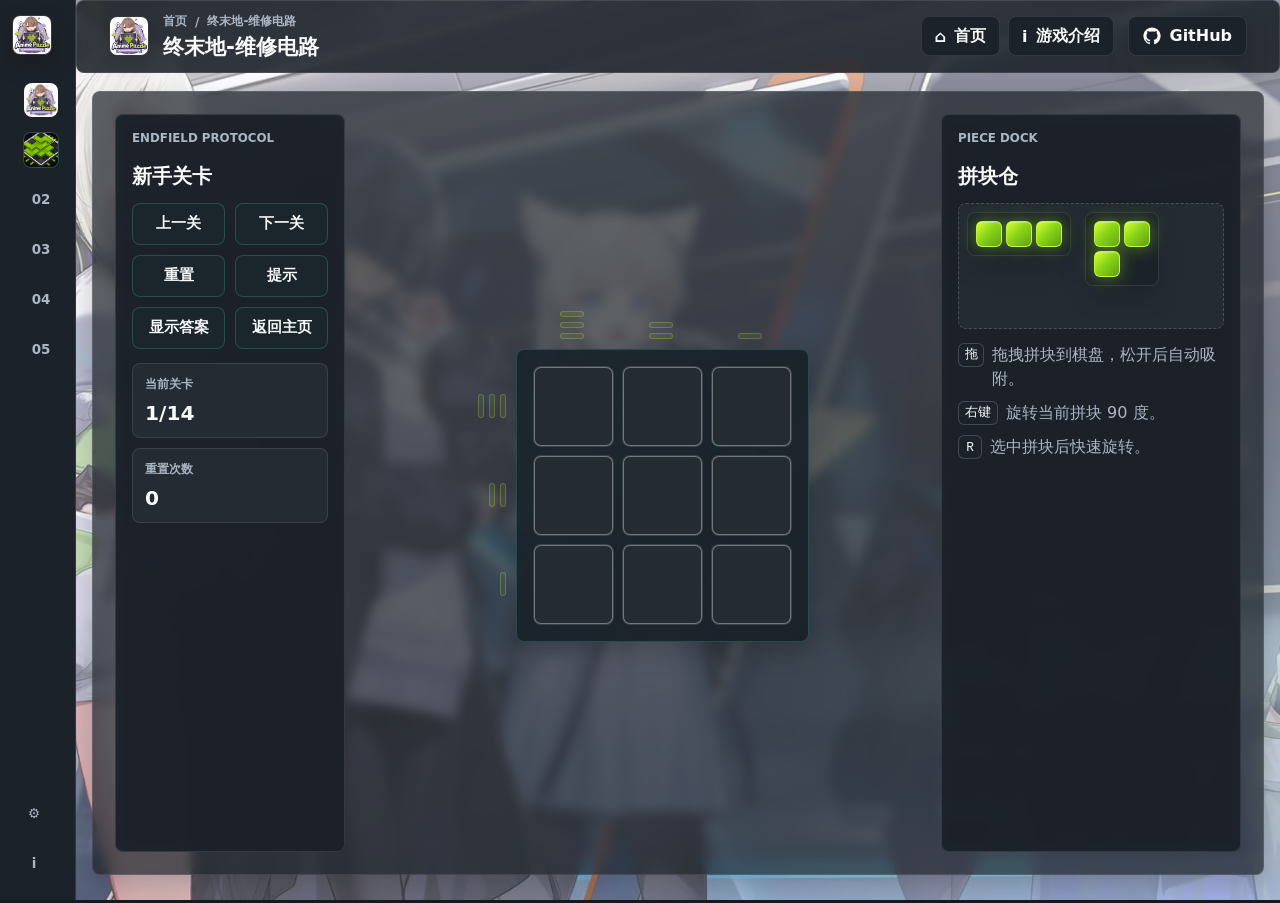
<file: pages/endfield.html>
﻿<!DOCTYPE html>
<html lang="zh-CN">
<head>
  <meta charset="UTF-8">
  <meta name="viewport" content="width=device-width, initial-scale=1.0">
  <title>终末地-维修电路 | Anime Puzzle Mini-Games Collection</title>
  <script src="../scripts/bootstrap-settings.js"></script>
  <link rel="stylesheet" href="../styles/themes.css">
  <link rel="stylesheet" href="../styles/global.css">
  <link rel="stylesheet" href="../styles/layout.css">
  <link rel="stylesheet" href="../styles/sidebar.css">
  <link rel="stylesheet" href="../styles/navbar.css">
  <link rel="stylesheet" href="../styles/modal.css">
  <link rel="stylesheet" href="../styles/game.css">
  <link rel="stylesheet" href="../styles/endfield.css">
</head>
<body>
  <div class="app-shell">
    <aside class="sidebar" id="sidebar" aria-label="side navigation">
      <div class="sidebar__top">
        <a class="sidebar-brand" href="index.html" aria-label="Anime Puzzle Mini-Games Collection home">
          <span class="brand-logo brand-logo--collection"><img src="../assets/logos/anime-puzzle-logo.png" alt="Anime Puzzle Mini-Games Collection"></span>
          <span class="sidebar-brand__text">Anime Puzzle Mini-Games Collection</span>
        </a>
      </div>
      <nav class="sidebar__nav">
        <a class="nav-item" href="index.html"><span class="nav-item__icon nav-item__icon--home"><img src="../assets/logos/anime-puzzle-logo.png" alt=""></span><span class="nav-item__text">首页</span></a>
        <a class="nav-item is-active" href="endfield.html"><span class="nav-item__icon nav-item__icon--game-logo"><img src="../assets/logos/endfield-sidebar-logo.png" alt=""></span><span class="nav-item__text">终末地-维修电路</span></a>
        <a class="nav-item" href="game2.html"><span class="nav-item__icon">02</span><span class="nav-item__text">鸣潮-加密分区</span></a>
        <a class="nav-item" href="game3.html"><span class="nav-item__icon">03</span><span class="nav-item__text">game3</span></a>
        <a class="nav-item" href="game4.html"><span class="nav-item__icon">04</span><span class="nav-item__text">game4</span></a>
        <a class="nav-item" href="game5.html"><span class="nav-item__icon">05</span><span class="nav-item__text">game5</span></a>
      </nav>
      <nav class="sidebar__nav sidebar__nav--bottom">
        <button class="nav-item" type="button" data-modal-target="#settingsModal"><span class="nav-item__icon">&#9881;</span><span class="nav-item__text">设置</span></button>
        <button class="nav-item" type="button" data-modal-target="#aboutModal"><span class="nav-item__icon">i</span><span class="nav-item__text">关于</span></button>
      </nav>
    </aside>

    <div class="page endfield-page">
      <header class="topbar topbar--game endfield-glassbar">
        <div class="topbar__title-group">
          <a class="topbar__brand" href="index.html" aria-label="back home">
            <span class="brand-logo brand-logo--collection"><img src="../assets/logos/anime-puzzle-logo.png" alt="Anime Puzzle Mini-Games Collection"></span>
          </a>
          <div>
            <nav class="breadcrumb"><a href="index.html">首页</a><span>/</span><span>终末地-维修电路</span></nav>
            <h1>终末地-维修电路</h1>
          </div>
        </div>
        <div class="topbar__actions">
          <a class="top-action" href="index.html"><span>&#8962;</span><span class="top-action__text">首页</span></a>
          <button class="top-action" type="button" data-modal-target="#gameInfoModal"><span>i</span><span class="top-action__text">游戏介绍</span></button>
        </div>
        <a class="github-link" href="https://github.com/wuyanwh/anime-puzzle-mini-games-collection" target="_blank" rel="noopener noreferrer" aria-label="Open GitHub project">
          <img src="../assets/icons/github.svg" alt="">
          <span>GitHub</span>
        </a>
      </header>

      <main class="game-content">
        <section class="game-stage">
          <section class="endfield-shell" data-endfield-game aria-label="Endfield puzzle">
            <div class="endfield-layout">
              <aside class="endfield-panel">
                <p class="section-label">Endfield Protocol</p>
                <h2 class="endfield-title" data-level-name>第一关</h2>
                <div class="endfield-actions">
                  <button class="endfield-button endfield-button--primary" type="button" data-action="start">开始游戏</button>
                  <button class="endfield-button" type="button" data-action="previous">上一关</button>
                  <button class="endfield-button" type="button" data-action="next">下一关</button>
                  <button class="endfield-button" type="button" data-action="reset">重置</button>
                  <button class="endfield-button" type="button" data-action="hint">提示</button>
                  <button class="endfield-button" type="button" data-action="answer">显示答案</button>
                  <a class="endfield-button" href="index.html">返回主页</a>
                </div>
                <div class="endfield-stat-grid">
                  <div class="endfield-stat"><span>当前关卡</span><strong data-level-index>1/3</strong></div>
                  <div class="endfield-stat"><span>通关进度</span><strong data-progress>0/3</strong></div>
                  <div class="endfield-stat"><span>用时统计</span><strong data-timer>00:00</strong></div>
                  <div class="endfield-stat"><span>重置次数</span><strong data-resets>0</strong></div>
                </div>
              </aside>

              <div class="endfield-board-wrap">
                <div class="endfield-board" data-board aria-label="puzzle board"></div>
              </div>

              <aside class="endfield-panel endfield-panel--right">
                <p class="section-label">Piece Dock</p>
                <h2 class="endfield-title">拼块仓</h2>
                <div class="endfield-tray" data-piece-tray aria-label="available pieces"></div>
                <ul class="endfield-help">
                  <li><kbd>拖</kbd><span>拖拽拼块到棋盘，松开后自动吸附。</span></li>
                  <li><kbd>右键</kbd><span>旋转当前拼块 90 度。</span></li>
                  <li><kbd>R</kbd><span>选中拼块后快速旋转。</span></li>
                </ul>
              </aside>
            </div>

            <div class="endfield-drag-layer" data-drag-layer aria-hidden="true"></div>
            <div class="endfield-toast" data-toast hidden></div>
            <div class="endfield-complete" data-complete hidden>
              <div class="endfield-complete__panel">
                <p class="section-label">Mission Complete</p>
                <h2 data-complete-title>关卡已完成</h2>
                <p>行列目标全部匹配。</p>
                <button class="endfield-button endfield-button--primary" type="button" data-action="complete-next">下一关</button>
              </div>
            </div>
          </section>
        </section>
      </main>
    </div>
  </div>

  <div class="modal-layer" id="modalLayer" aria-hidden="true">
    <section class="modal" id="gameInfoModal" role="dialog" aria-modal="true" aria-labelledby="gameInfoTitle" hidden>
      <header class="modal__header">
        <div><p class="section-label">Game Info</p><h2 id="gameInfoTitle">终末地-维修电路</h2></div>
        <button class="modal__close" type="button" data-modal-close aria-label="close">x</button>
      </header>
      <div class="modal__body">
        <p>拖拽并旋转维修模块，让棋盘每一行和每一列的信号数量满足目标指示。</p>
        <dl class="info-list">
          <div><dt>游戏名称</dt><dd>终末地-维修电路</dd></div>
          <div><dt>玩法说明</dt><dd>根据行列提示摆放拼块，所有目标同时匹配后即可通关。</dd></div>
          <div><dt>操作方式</dt><dd>拖拽拼块到棋盘；右键或选中后按 R 旋转；可使用提示、显示答案、重置和上下关切换。</dd></div>
          <div><dt>开发说明</dt><dd>当前版本已接入可玩的终末地-维修电路，并保留鸣潮-加密分区等后续游戏入口。</dd></div>
        </dl>
      </div>
    </section>
    <section class="modal" id="settingsModal" role="dialog" aria-modal="true" aria-labelledby="settingsTitle" hidden></section>
    <section class="modal" id="aboutModal" role="dialog" aria-modal="true" hidden>
      <header class="modal__header"><div><p class="section-label">About</p><h2>Anime Puzzle Mini-Games Collection</h2></div><button class="modal__close" type="button" data-modal-close aria-label="close">x</button></header>
      <div class="modal__body"><p>Anime Puzzle Mini-Games Collection</p></div>
    </section>
  </div>

  <script src="../scripts/theme.js"></script>
  <script src="../scripts/sidebar.js"></script>
  <script src="../scripts/modal.js"></script>
  <script src="../scripts/language.js"></script>
  <script src="../scripts/load-endfield.js"></script>
</body>
</html>
</file>
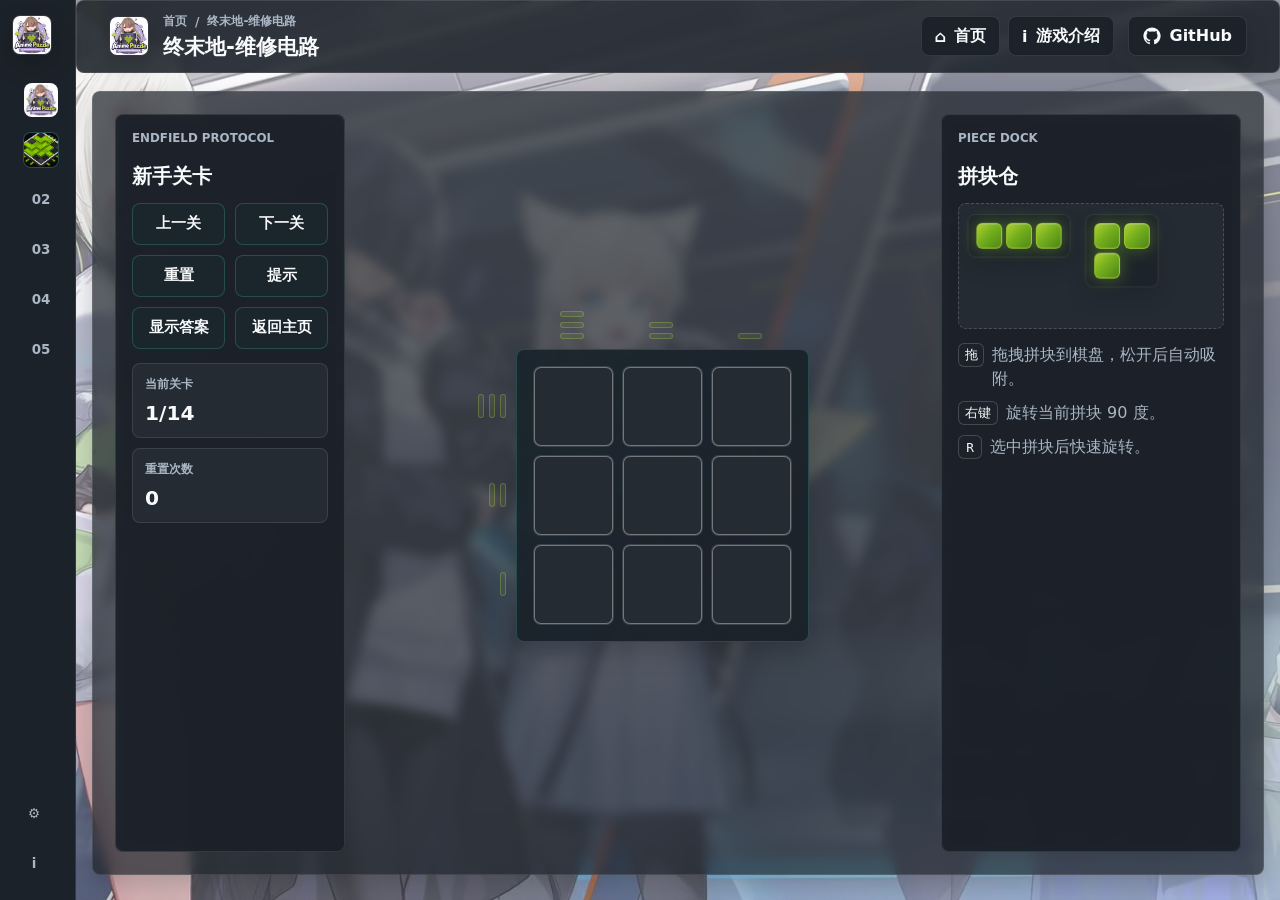
<file: pages/game1.html>
﻿<!DOCTYPE html>
<html lang="zh-CN">
<head>
  <meta charset="UTF-8">
  <meta http-equiv="refresh" content="0; url=endfield.html">
  <meta name="viewport" content="width=device-width, initial-scale=1.0">
  <title>终末地-维修电路 | Anime Puzzle Mini-Games Collection</title>
</head>
<body>
  <a href="endfield.html">进入终末地-维修电路</a>
</body>
</html>
</file>
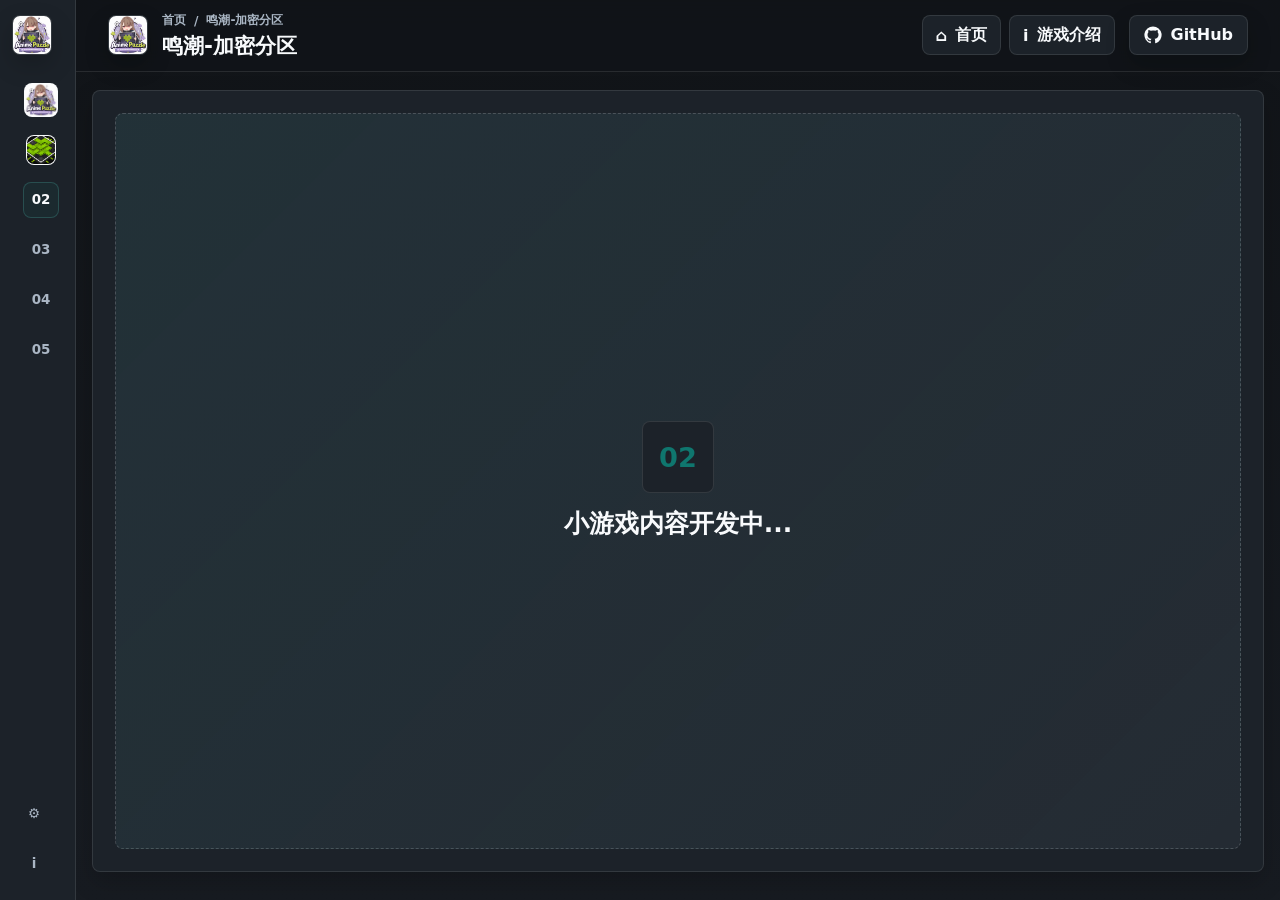
<file: pages/game2.html>
﻿<!DOCTYPE html>
<html lang="zh-CN">
<head>
  <meta charset="UTF-8">
  <meta name="viewport" content="width=device-width, initial-scale=1.0">
  <title>鸣潮-加密分区 | Anime Puzzle Mini-Games Collection</title>
  <script src="../scripts/bootstrap-settings.js"></script>
  <link rel="stylesheet" href="../styles/themes.css">
  <link rel="stylesheet" href="../styles/global.css">
  <link rel="stylesheet" href="../styles/layout.css">
  <link rel="stylesheet" href="../styles/sidebar.css">
  <link rel="stylesheet" href="../styles/navbar.css">
  <link rel="stylesheet" href="../styles/modal.css">
  <link rel="stylesheet" href="../styles/game.css">
</head>
<body>
  <div class="app-shell">
    <aside class="sidebar" id="sidebar" aria-label="侧边导航">
      <div class="sidebar__top">
        <a class="sidebar-brand" href="index.html"><span class="brand-logo brand-logo--collection"><img src="../assets/logos/anime-puzzle-logo.png" alt="Anime Puzzle Mini-Games Collection"></span><span class="sidebar-brand__text">Anime Puzzle Mini-Games Collection</span></a>
      </div>
      <nav class="sidebar__nav">
        <a class="nav-item" href="index.html"><span class="nav-item__icon nav-item__icon--home"><img src="../assets/logos/anime-puzzle-logo.png" alt=""></span><span class="nav-item__text">首页</span></a>
        <a class="nav-item" href="endfield.html"><span class="nav-item__icon nav-item__icon--game-logo"><img src="../assets/logos/endfield-sidebar-logo.png" alt=""></span><span class="nav-item__text">终末地-维修电路</span></a>
        <a class="nav-item is-active" href="game2.html"><span class="nav-item__icon">02</span><span class="nav-item__text">鸣潮-加密分区</span></a>
        <a class="nav-item" href="game3.html"><span class="nav-item__icon">03</span><span class="nav-item__text">game3</span></a>
        <a class="nav-item" href="game4.html"><span class="nav-item__icon">04</span><span class="nav-item__text">game4</span></a>
        <a class="nav-item" href="game5.html"><span class="nav-item__icon">05</span><span class="nav-item__text">game5</span></a>
      </nav>
      <nav class="sidebar__nav sidebar__nav--bottom">
        <button class="nav-item" type="button" data-modal-target="#settingsModal"><span class="nav-item__icon">&#9881;</span><span class="nav-item__text">设置</span></button>
        <button class="nav-item" type="button" data-modal-target="#aboutModal"><span class="nav-item__icon">i</span><span class="nav-item__text">关于</span></button>
      </nav>
    </aside>
    <div class="page">
      <header class="topbar topbar--game">
        <div class="topbar__title-group"><a class="topbar__brand" href="index.html"><span class="brand-logo brand-logo--collection"><img src="../assets/logos/anime-puzzle-logo.png" alt="Anime Puzzle Mini-Games Collection"></span></a><div><nav class="breadcrumb"><a href="index.html">首页</a><span>/</span><span>鸣潮-加密分区</span></nav><h1>鸣潮-加密分区</h1></div></div>
        <div class="topbar__actions"><a class="top-action" href="index.html"><span>&#8962;</span><span class="top-action__text">首页</span></a><button class="top-action" type="button" data-modal-target="#gameInfoModal"><span>i</span><span class="top-action__text">游戏介绍</span></button></div>
        <a class="github-link" href="https://github.com/wuyanwh/anime-puzzle-mini-games-collection" target="_blank" rel="noopener noreferrer" aria-label="Open GitHub project"><img src="../assets/icons/github.svg" alt=""><span>GitHub</span></a>
      </header>
      <main class="game-content"><section class="game-stage"><section class="playground" aria-label="鸣潮-加密分区 游戏区域"><div class="playground__placeholder"><span>02</span><p>小游戏内容开发中...</p></div></section></section></main>
    </div>
  </div>
  <div class="modal-layer" id="modalLayer" aria-hidden="true">
    <section class="modal" id="gameInfoModal" role="dialog" aria-modal="true" hidden><header class="modal__header"><div><p class="section-label">Game Info</p><h2>鸣潮-加密分区</h2></div><button class="modal__close" type="button" data-modal-close>x</button></header><div class="modal__body"><p>规划加密分区中的声纹链路，让信号在不同节点之间完成校验。当前页面已作为后续玩法入口保留。</p><dl class="info-list"><div><dt>游戏名称</dt><dd>鸣潮-加密分区</dd></div><div><dt>玩法说明</dt><dd>预计围绕节点连线、路径约束和区域解锁设计关卡。</dd></div><div><dt>操作方式</dt><dd>计划支持点击节点、拖拽连线、撤销和重置。</dd></div><div><dt>开发状态</dt><dd>开发中，已完成页面占位、导航入口、封面和详情文案。</dd></div><div><dt>更新记录</dt><dd>新增游戏详情说明，便于后续接入真实玩法。</dd></div></dl></div></section>
    <section class="modal" id="settingsModal" role="dialog" aria-modal="true" aria-labelledby="settingsTitle" hidden></section>
    <section class="modal" id="aboutModal" role="dialog" aria-modal="true" hidden><header class="modal__header"><div><p class="section-label">About</p><h2>Anime Puzzle Mini-Games Collection</h2></div><button class="modal__close" type="button" data-modal-close>x</button></header><div class="modal__body"><p>一个用于集中展示和扩展动漫解谜游戏入口的现代化合集网站框架。</p></div></section>
  </div>
  <script src="../scripts/theme.js"></script>
  <script src="../scripts/sidebar.js"></script>
  <script src="../scripts/modal.js"></script>
  <script src="../scripts/language.js"></script>
</body>
</html>
</file>
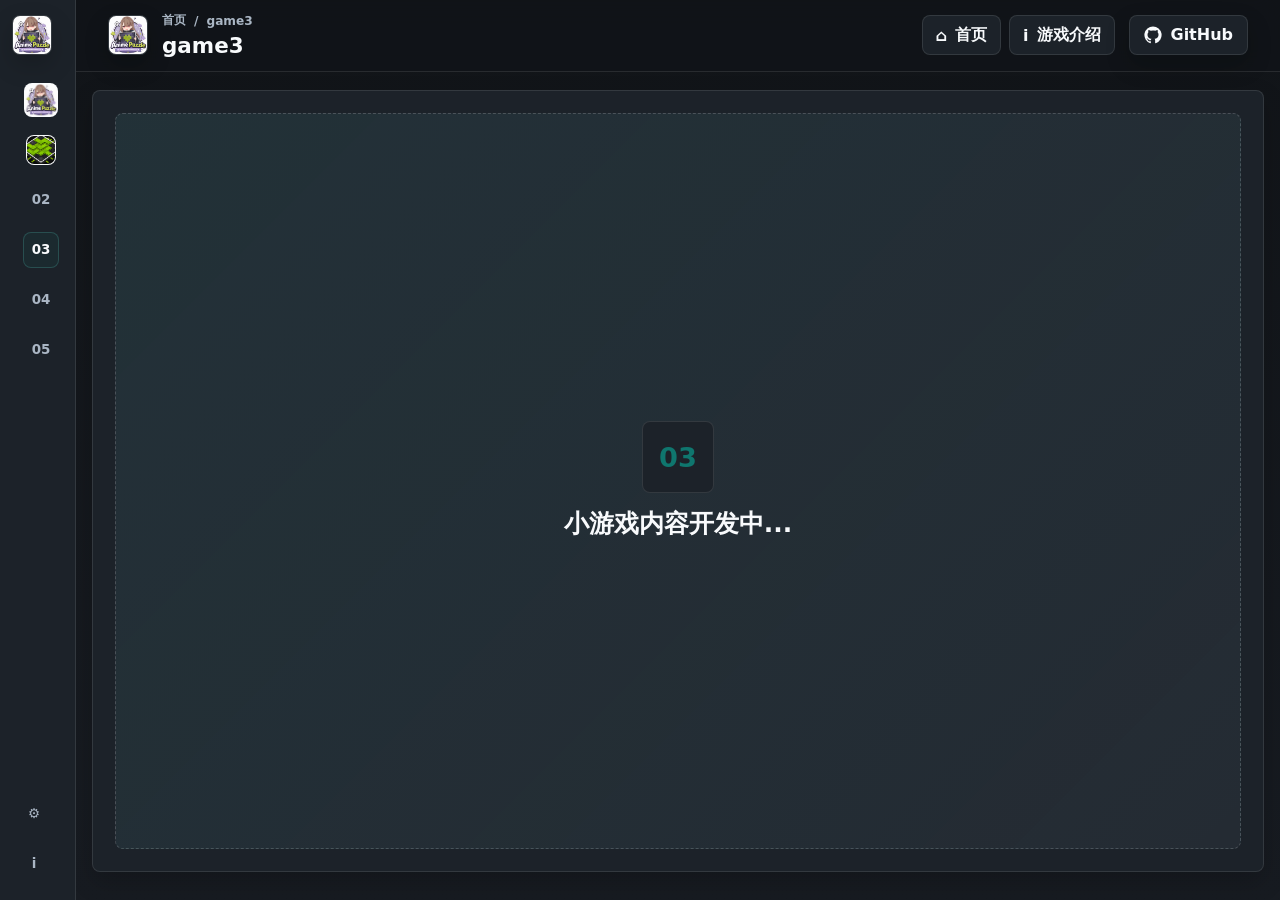
<file: pages/game3.html>
﻿<!DOCTYPE html>
<html lang="zh-CN">
<head>
  <meta charset="UTF-8">
  <meta name="viewport" content="width=device-width, initial-scale=1.0">
  <title>game3 | Anime Puzzle Mini-Games Collection</title>
  <script src="../scripts/bootstrap-settings.js"></script>
  <link rel="stylesheet" href="../styles/themes.css">
  <link rel="stylesheet" href="../styles/global.css">
  <link rel="stylesheet" href="../styles/layout.css">
  <link rel="stylesheet" href="../styles/sidebar.css">
  <link rel="stylesheet" href="../styles/navbar.css">
  <link rel="stylesheet" href="../styles/modal.css">
  <link rel="stylesheet" href="../styles/game.css">
</head>
<body>
  <div class="app-shell">
    <aside class="sidebar" id="sidebar" aria-label="侧边导航">
      <div class="sidebar__top">
        <a class="sidebar-brand" href="index.html"><span class="brand-logo brand-logo--collection"><img src="../assets/logos/anime-puzzle-logo.png" alt="Anime Puzzle Mini-Games Collection"></span><span class="sidebar-brand__text">Anime Puzzle Mini-Games Collection</span></a>
      </div>
      <nav class="sidebar__nav">
        <a class="nav-item" href="index.html"><span class="nav-item__icon nav-item__icon--home"><img src="../assets/logos/anime-puzzle-logo.png" alt=""></span><span class="nav-item__text">首页</span></a>
        <a class="nav-item" href="endfield.html"><span class="nav-item__icon nav-item__icon--game-logo"><img src="../assets/logos/endfield-sidebar-logo.png" alt=""></span><span class="nav-item__text">终末地-维修电路</span></a>
        <a class="nav-item" href="game2.html"><span class="nav-item__icon">02</span><span class="nav-item__text">鸣潮-加密分区</span></a>
        <a class="nav-item is-active" href="game3.html"><span class="nav-item__icon">03</span><span class="nav-item__text">game3</span></a>
        <a class="nav-item" href="game4.html"><span class="nav-item__icon">04</span><span class="nav-item__text">game4</span></a>
        <a class="nav-item" href="game5.html"><span class="nav-item__icon">05</span><span class="nav-item__text">game5</span></a>
      </nav>
      <nav class="sidebar__nav sidebar__nav--bottom">
        <button class="nav-item" type="button" data-modal-target="#settingsModal"><span class="nav-item__icon">&#9881;</span><span class="nav-item__text">设置</span></button>
        <button class="nav-item" type="button" data-modal-target="#aboutModal"><span class="nav-item__icon">i</span><span class="nav-item__text">关于</span></button>
      </nav>
    </aside>
    <div class="page">
      <header class="topbar topbar--game">
        <div class="topbar__title-group"><a class="topbar__brand" href="index.html"><span class="brand-logo brand-logo--collection"><img src="../assets/logos/anime-puzzle-logo.png" alt="Anime Puzzle Mini-Games Collection"></span></a><div><nav class="breadcrumb"><a href="index.html">首页</a><span>/</span><span>game3</span></nav><h1>game3</h1></div></div>
        <div class="topbar__actions"><a class="top-action" href="index.html"><span>&#8962;</span><span class="top-action__text">首页</span></a><button class="top-action" type="button" data-modal-target="#gameInfoModal"><span>i</span><span class="top-action__text">游戏介绍</span></button></div>
        <a class="github-link" href="https://github.com/wuyanwh/anime-puzzle-mini-games-collection" target="_blank" rel="noopener noreferrer" aria-label="Open GitHub project"><img src="../assets/icons/github.svg" alt=""><span>GitHub</span></a>
      </header>
      <main class="game-content"><section class="game-stage"><section class="playground" aria-label="game3 游戏区域"><div class="playground__placeholder"><span>03</span><p>小游戏内容开发中...</p></div></section></section></main>
    </div>
  </div>
  <div class="modal-layer" id="modalLayer" aria-hidden="true">
    <section class="modal" id="gameInfoModal" role="dialog" aria-modal="true" hidden><header class="modal__header"><div><p class="section-label">Game Info</p><h2>game3</h2></div><button class="modal__close" type="button" data-modal-close>x</button></header><div class="modal__body"><p>第三个小游戏入口用于承载新的动漫解谜规则。当前保留统一页面结构，方便后续替换为正式玩法。</p><dl class="info-list"><div><dt>游戏名称</dt><dd>game3</dd></div><div><dt>玩法说明</dt><dd>待定，建议接入轻量棋盘、图案匹配或线索推理类玩法。</dd></div><div><dt>操作方式</dt><dd>将根据正式玩法补充点击、拖拽、键盘快捷键等交互。</dd></div><div><dt>开发状态</dt><dd>开发中，占位页已接入导航、设置、关于和详情弹窗。</dd></div><div><dt>更新记录</dt><dd>补充页面详情文案，减少空白状态。</dd></div></dl></div></section>
    <section class="modal" id="settingsModal" role="dialog" aria-modal="true" aria-labelledby="settingsTitle" hidden></section>
    <section class="modal" id="aboutModal" role="dialog" aria-modal="true" hidden><header class="modal__header"><div><p class="section-label">About</p><h2>Anime Puzzle Mini-Games Collection</h2></div><button class="modal__close" type="button" data-modal-close>x</button></header><div class="modal__body"><p>一个用于集中展示和扩展动漫解谜游戏入口的现代化合集网站框架。</p></div></section>
  </div>
  <script src="../scripts/theme.js"></script>
  <script src="../scripts/sidebar.js"></script>
  <script src="../scripts/modal.js"></script>
  <script src="../scripts/language.js"></script>
</body>
</html>
</file>
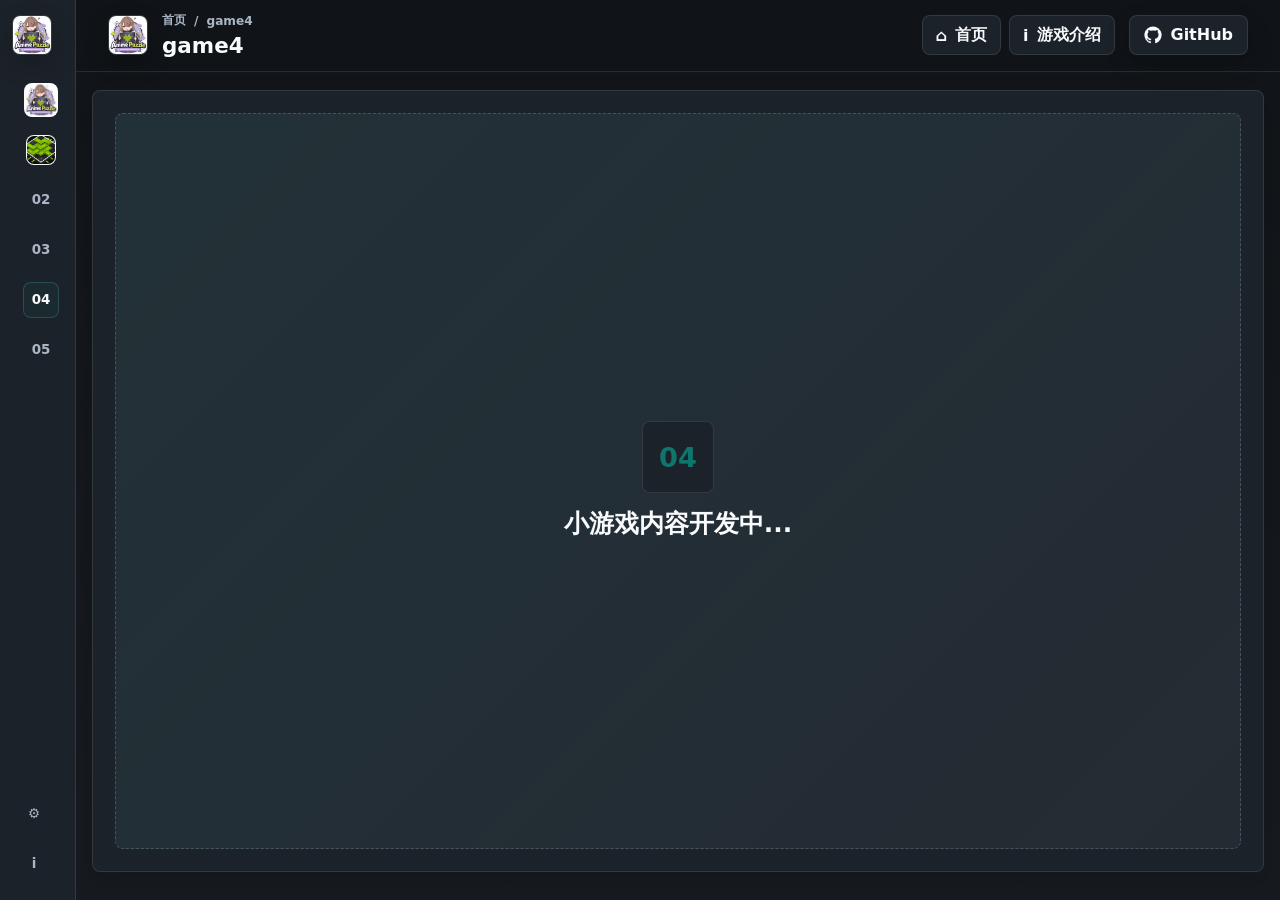
<file: pages/game4.html>
﻿<!DOCTYPE html>
<html lang="zh-CN">
<head>
  <meta charset="UTF-8">
  <meta name="viewport" content="width=device-width, initial-scale=1.0">
  <title>game4 | Anime Puzzle Mini-Games Collection</title>
  <script src="../scripts/bootstrap-settings.js"></script>
  <link rel="stylesheet" href="../styles/themes.css">
  <link rel="stylesheet" href="../styles/global.css">
  <link rel="stylesheet" href="../styles/layout.css">
  <link rel="stylesheet" href="../styles/sidebar.css">
  <link rel="stylesheet" href="../styles/navbar.css">
  <link rel="stylesheet" href="../styles/modal.css">
  <link rel="stylesheet" href="../styles/game.css">
</head>
<body>
  <div class="app-shell">
    <aside class="sidebar" id="sidebar" aria-label="侧边导航">
      <div class="sidebar__top">
        <a class="sidebar-brand" href="index.html"><span class="brand-logo brand-logo--collection"><img src="../assets/logos/anime-puzzle-logo.png" alt="Anime Puzzle Mini-Games Collection"></span><span class="sidebar-brand__text">Anime Puzzle Mini-Games Collection</span></a>
      </div>
      <nav class="sidebar__nav">
        <a class="nav-item" href="index.html"><span class="nav-item__icon nav-item__icon--home"><img src="../assets/logos/anime-puzzle-logo.png" alt=""></span><span class="nav-item__text">首页</span></a>
        <a class="nav-item" href="endfield.html"><span class="nav-item__icon nav-item__icon--game-logo"><img src="../assets/logos/endfield-sidebar-logo.png" alt=""></span><span class="nav-item__text">终末地-维修电路</span></a>
        <a class="nav-item" href="game2.html"><span class="nav-item__icon">02</span><span class="nav-item__text">鸣潮-加密分区</span></a>
        <a class="nav-item" href="game3.html"><span class="nav-item__icon">03</span><span class="nav-item__text">game3</span></a>
        <a class="nav-item is-active" href="game4.html"><span class="nav-item__icon">04</span><span class="nav-item__text">game4</span></a>
        <a class="nav-item" href="game5.html"><span class="nav-item__icon">05</span><span class="nav-item__text">game5</span></a>
      </nav>
      <nav class="sidebar__nav sidebar__nav--bottom">
        <button class="nav-item" type="button" data-modal-target="#settingsModal"><span class="nav-item__icon">&#9881;</span><span class="nav-item__text">设置</span></button>
        <button class="nav-item" type="button" data-modal-target="#aboutModal"><span class="nav-item__icon">i</span><span class="nav-item__text">关于</span></button>
      </nav>
    </aside>
    <div class="page">
      <header class="topbar topbar--game">
        <div class="topbar__title-group"><a class="topbar__brand" href="index.html"><span class="brand-logo brand-logo--collection"><img src="../assets/logos/anime-puzzle-logo.png" alt="Anime Puzzle Mini-Games Collection"></span></a><div><nav class="breadcrumb"><a href="index.html">首页</a><span>/</span><span>game4</span></nav><h1>game4</h1></div></div>
        <div class="topbar__actions"><a class="top-action" href="index.html"><span>&#8962;</span><span class="top-action__text">首页</span></a><button class="top-action" type="button" data-modal-target="#gameInfoModal"><span>i</span><span class="top-action__text">游戏介绍</span></button></div>
        <a class="github-link" href="https://github.com/wuyanwh/anime-puzzle-mini-games-collection" target="_blank" rel="noopener noreferrer" aria-label="Open GitHub project"><img src="../assets/icons/github.svg" alt=""><span>GitHub</span></a>
      </header>
      <main class="game-content"><section class="game-stage"><section class="playground" aria-label="game4 游戏区域"><div class="playground__placeholder"><span>04</span><p>小游戏内容开发中...</p></div></section></section></main>
    </div>
  </div>
  <div class="modal-layer" id="modalLayer" aria-hidden="true">
    <section class="modal" id="gameInfoModal" role="dialog" aria-modal="true" hidden><header class="modal__header"><div><p class="section-label">Game Info</p><h2>game4</h2></div><button class="modal__close" type="button" data-modal-close>x</button></header><div class="modal__body"><p>第四个小游戏入口适合放置节奏更紧凑的策略谜题，例如短回合路线规划、机关切换或资源排序。</p><dl class="info-list"><div><dt>游戏名称</dt><dd>game4</dd></div><div><dt>玩法说明</dt><dd>待定，建议以少量步骤完成明确目标，强调试错和复盘。</dd></div><div><dt>操作方式</dt><dd>将随正式玩法补充点击、拖拽、撤销、重置等操作。</dd></div><div><dt>开发状态</dt><dd>开发中，占位页已接入统一外壳。</dd></div><div><dt>更新记录</dt><dd>补充页面详情文案，作为后续设计备忘。</dd></div></dl></div></section>
    <section class="modal" id="settingsModal" role="dialog" aria-modal="true" aria-labelledby="settingsTitle" hidden></section>
    <section class="modal" id="aboutModal" role="dialog" aria-modal="true" hidden><header class="modal__header"><div><p class="section-label">About</p><h2>Anime Puzzle Mini-Games Collection</h2></div><button class="modal__close" type="button" data-modal-close>x</button></header><div class="modal__body"><p>一个用于集中展示和扩展动漫解谜游戏入口的现代化合集网站框架。</p></div></section>
  </div>
  <script src="../scripts/theme.js"></script>
  <script src="../scripts/sidebar.js"></script>
  <script src="../scripts/modal.js"></script>
  <script src="../scripts/language.js"></script>
</body>
</html>
</file>
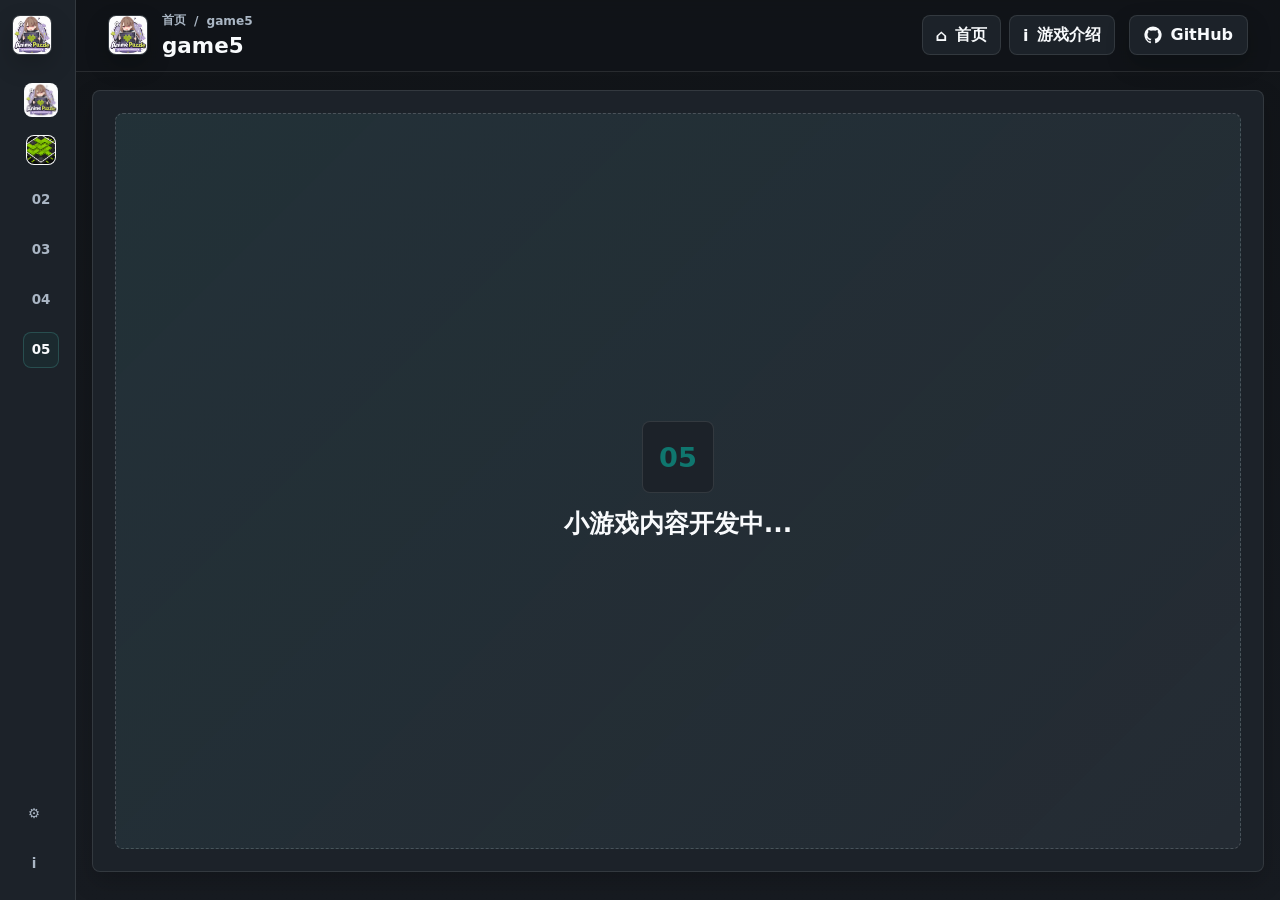
<file: pages/game5.html>
﻿<!DOCTYPE html>
<html lang="zh-CN">
<head>
  <meta charset="UTF-8">
  <meta name="viewport" content="width=device-width, initial-scale=1.0">
  <title>game5 | Anime Puzzle Mini-Games Collection</title>
  <script src="../scripts/bootstrap-settings.js"></script>
  <link rel="stylesheet" href="../styles/themes.css">
  <link rel="stylesheet" href="../styles/global.css">
  <link rel="stylesheet" href="../styles/layout.css">
  <link rel="stylesheet" href="../styles/sidebar.css">
  <link rel="stylesheet" href="../styles/navbar.css">
  <link rel="stylesheet" href="../styles/modal.css">
  <link rel="stylesheet" href="../styles/game.css">
</head>
<body>
  <div class="app-shell">
    <aside class="sidebar" id="sidebar" aria-label="侧边导航">
      <div class="sidebar__top">
        <a class="sidebar-brand" href="index.html"><span class="brand-logo brand-logo--collection"><img src="../assets/logos/anime-puzzle-logo.png" alt="Anime Puzzle Mini-Games Collection"></span><span class="sidebar-brand__text">Anime Puzzle Mini-Games Collection</span></a>
      </div>
      <nav class="sidebar__nav">
        <a class="nav-item" href="index.html"><span class="nav-item__icon nav-item__icon--home"><img src="../assets/logos/anime-puzzle-logo.png" alt=""></span><span class="nav-item__text">首页</span></a>
        <a class="nav-item" href="endfield.html"><span class="nav-item__icon nav-item__icon--game-logo"><img src="../assets/logos/endfield-sidebar-logo.png" alt=""></span><span class="nav-item__text">终末地-维修电路</span></a>
        <a class="nav-item" href="game2.html"><span class="nav-item__icon">02</span><span class="nav-item__text">鸣潮-加密分区</span></a>
        <a class="nav-item" href="game3.html"><span class="nav-item__icon">03</span><span class="nav-item__text">game3</span></a>
        <a class="nav-item" href="game4.html"><span class="nav-item__icon">04</span><span class="nav-item__text">game4</span></a>
        <a class="nav-item is-active" href="game5.html"><span class="nav-item__icon">05</span><span class="nav-item__text">game5</span></a>
      </nav>
      <nav class="sidebar__nav sidebar__nav--bottom">
        <button class="nav-item" type="button" data-modal-target="#settingsModal"><span class="nav-item__icon">&#9881;</span><span class="nav-item__text">设置</span></button>
        <button class="nav-item" type="button" data-modal-target="#aboutModal"><span class="nav-item__icon">i</span><span class="nav-item__text">关于</span></button>
      </nav>
    </aside>
    <div class="page">
      <header class="topbar topbar--game">
        <div class="topbar__title-group"><a class="topbar__brand" href="index.html"><span class="brand-logo brand-logo--collection"><img src="../assets/logos/anime-puzzle-logo.png" alt="Anime Puzzle Mini-Games Collection"></span></a><div><nav class="breadcrumb"><a href="index.html">首页</a><span>/</span><span>game5</span></nav><h1>game5</h1></div></div>
        <div class="topbar__actions"><a class="top-action" href="index.html"><span>&#8962;</span><span class="top-action__text">首页</span></a><button class="top-action" type="button" data-modal-target="#gameInfoModal"><span>i</span><span class="top-action__text">游戏介绍</span></button></div>
        <a class="github-link" href="https://github.com/wuyanwh/anime-puzzle-mini-games-collection" target="_blank" rel="noopener noreferrer" aria-label="Open GitHub project"><img src="../assets/icons/github.svg" alt=""><span>GitHub</span></a>
      </header>
      <main class="game-content"><section class="game-stage"><section class="playground" aria-label="game5 游戏区域"><div class="playground__placeholder"><span>05</span><p>小游戏内容开发中...</p></div></section></section></main>
    </div>
  </div>
  <div class="modal-layer" id="modalLayer" aria-hidden="true">
    <section class="modal" id="gameInfoModal" role="dialog" aria-modal="true" hidden><header class="modal__header"><div><p class="section-label">Game Info</p><h2>game5</h2></div><button class="modal__close" type="button" data-modal-close>x</button></header><div class="modal__body"><p>第五个小游戏入口用于尝试更实验性的棋盘、线索和交互方式。当前先保留统一详情结构。</p><dl class="info-list"><div><dt>游戏名称</dt><dd>game5</dd></div><div><dt>玩法说明</dt><dd>待定，适合尝试非规则网格、隐藏线索或多阶段解谜。</dd></div><div><dt>操作方式</dt><dd>将根据正式玩法补充鼠标、触控和键盘操作。</dd></div><div><dt>开发状态</dt><dd>开发中，占位页已接入统一外壳。</dd></div><div><dt>更新记录</dt><dd>补充页面详情文案，方便后续迭代。</dd></div></dl></div></section>
    <section class="modal" id="settingsModal" role="dialog" aria-modal="true" aria-labelledby="settingsTitle" hidden></section>
    <section class="modal" id="aboutModal" role="dialog" aria-modal="true" hidden><header class="modal__header"><div><p class="section-label">About</p><h2>Anime Puzzle Mini-Games Collection</h2></div><button class="modal__close" type="button" data-modal-close>x</button></header><div class="modal__body"><p>一个用于集中展示和扩展动漫解谜游戏入口的现代化合集网站框架。</p></div></section>
  </div>
  <script src="../scripts/theme.js"></script>
  <script src="../scripts/sidebar.js"></script>
  <script src="../scripts/modal.js"></script>
  <script src="../scripts/language.js"></script>
</body>
</html>
</file>
<file: styles/themes.css>
:root {
  --bg: #f7f8fb;
  --bg-soft: #eef3f1;
  --panel: #ffffff;
  --surface: #f2f5f7;
  --primary: #0f766e;
  --secondary: #2563eb;
  --accent: #b45309;
  --danger: #dc2626;
  --success: #16a34a;
  --text: #17202a;
  --muted: #657282;
  --line: rgba(23, 32, 42, 0.1);
  --line-strong: rgba(23, 32, 42, 0.18);
  --shadow: 0 16px 34px rgba(23, 32, 42, 0.1);
  --shadow-soft: 0 8px 22px rgba(23, 32, 42, 0.08);
  --radius-lg: 8px;
  --radius-md: 8px;
  --sidebar-width: 284px;
  --sidebar-collapsed: 76px;
  --ease: cubic-bezier(0.22, 1, 0.36, 1);
  --font-scale: 1;
  color-scheme: light;
}

:root[data-theme="light"] {
  color-scheme: light;
}

:root[data-theme="dark"] {
  --bg: #111418;
  --bg-soft: #171b21;
  --panel: #1c2229;
  --surface: #242b33;
  --primary: #5eead4;
  --secondary: #93c5fd;
  --accent: #fbbf24;
  --text: #f8fafc;
  --muted: #aab6c4;
  --line: rgba(248, 250, 252, 0.1);
  --line-strong: rgba(248, 250, 252, 0.18);
  --shadow: 0 18px 40px rgba(0, 0, 0, 0.24);
  --shadow-soft: 0 10px 24px rgba(0, 0, 0, 0.18);
  color-scheme: dark;
}

:root[data-theme="custom"] {
  --bg: #f6f8f7;
  --bg-soft: #edf5f2;
  --panel: #ffffff;
  --surface: #eef6f4;
  --primary: #047857;
  --secondary: #7c3aed;
  --accent: #ca8a04;
  --text: #15201d;
  --muted: #60716b;
  --line: rgba(21, 32, 29, 0.1);
  --line-strong: rgba(21, 32, 29, 0.18);
  --shadow: 0 16px 34px rgba(21, 32, 29, 0.1);
  --shadow-soft: 0 8px 22px rgba(21, 32, 29, 0.08);
  color-scheme: light;
}

:root[data-color-scheme="cyan"] {
  --primary: #0f766e;
  --secondary: #2563eb;
  --accent: #0891b2;
}

:root[data-color-scheme="rose"] {
  --primary: #be123c;
  --secondary: #0f766e;
  --accent: #c2410c;
}

:root[data-color-scheme="aurora"] {
  --primary: #0f766e;
  --secondary: #2563eb;
  --accent: #b45309;
}

:root[data-font-size="small"] {
  --font-scale: 0.94;
}

:root[data-font-size="medium"] {
  --font-scale: 1;
}

:root[data-font-size="large"] {
  --font-scale: 1.08;
}
</file>
<file: styles/global.css>
* {
  box-sizing: border-box;
}

[hidden] {
  display: none !important;
}

body {
  min-height: 100vh;
  margin: 0;
  overflow-x: hidden;
  font-size: calc(16px * var(--font-scale));
  background: linear-gradient(180deg, var(--bg), var(--bg-soft));
  color: var(--text);
  font-family: Inter, ui-sans-serif, system-ui, -apple-system, BlinkMacSystemFont, "Segoe UI", sans-serif;
  transition: background 180ms ease, color 160ms ease;
}

body.modal-open {
  overflow: hidden;
}

a {
  color: inherit;
  text-decoration: none;
}

button,
input {
  font: inherit;
}

button {
  border: 0;
  cursor: pointer;
}

.brand-logo {
  display: grid;
  place-items: center;
  width: 40px;
  height: 40px;
  flex: 0 0 40px;
  overflow: hidden;
  border: 1px solid var(--line);
  border-radius: 8px;
  background: var(--panel);
  box-shadow: var(--shadow-soft);
}

.brand-logo img {
  display: block;
  width: 100%;
  height: 100%;
  object-fit: cover;
}

.brand-logo--collection img,
.brand-logo--endfield img {
  transform: scale(1.12);
}

.section-label {
  margin: 0 0 6px;
  color: var(--muted);
  font-size: 0.74rem;
  font-weight: 720;
  text-transform: uppercase;
  letter-spacing: 0;
}

.github-link {
  display: inline-flex;
  align-items: center;
  justify-content: center;
  gap: 9px;
  min-height: 40px;
  padding: 0 14px;
  border: 1px solid var(--line);
  border-radius: 8px;
  color: var(--text);
  background: var(--panel);
  box-shadow: var(--shadow-soft);
  font-weight: 760;
  line-height: 1;
  white-space: nowrap;
  transition: transform 160ms var(--ease), border-color 160ms ease, box-shadow 160ms ease;
}

.github-link:hover,
.github-link:focus-visible {
  border-color: color-mix(in srgb, var(--primary) 36%, var(--line));
  transform: translateY(-1px);
  box-shadow: var(--shadow);
  outline: none;
}

.github-link img {
  width: 18px;
  height: 18px;
  flex: 0 0 18px;
}

:root[data-animation="off"] *,
:root[data-animation="off"] *::before,
:root[data-animation="off"] *::after {
  scroll-behavior: auto !important;
  transition-duration: 0.01ms !important;
  animation-duration: 0.01ms !important;
  animation-iteration-count: 1 !important;
}

@media (prefers-reduced-motion: reduce) {
  *,
  *::before,
  *::after {
    scroll-behavior: auto !important;
    transition-duration: 0.01ms !important;
    animation-duration: 0.01ms !important;
    animation-iteration-count: 1 !important;
  }
}
</file>
<file: styles/layout.css>
.app-shell {
  display: grid;
  grid-template-columns: var(--sidebar-collapsed) 1fr;
  min-height: 100vh;
}

.page {
  min-width: 0;
}

.content {
  width: min(1160px, calc(100% - 40px));
  margin: 0 auto;
  padding: 34px 0 60px;
}

@media (max-width: 900px) {
  .app-shell {
    grid-template-columns: 1fr;
  }

  .content {
    width: min(100% - 24px, 1160px);
    padding: 18px 0 104px;
  }
}
</file>
<file: styles/sidebar.css>
.sidebar {
  position: sticky;
  top: 0;
  z-index: 20;
  display: flex;
  flex-direction: column;
  width: var(--sidebar-collapsed);
  height: 100vh;
  overflow: hidden;
  padding: 14px 10px;
  border-right: 1px solid var(--line);
  background: var(--panel);
  transition: width 260ms var(--ease), box-shadow 180ms ease;
}

body.sidebar-expanded .sidebar {
  width: var(--sidebar-width);
  box-shadow: 12px 0 28px rgba(23, 32, 42, 0.08);
}

.sidebar__top {
  display: flex;
  align-items: center;
  margin-bottom: 22px;
}

.sidebar-brand {
  display: flex;
  align-items: center;
  justify-content: center;
  width: 100%;
  min-height: 42px;
}

body.sidebar-expanded .sidebar-brand {
  justify-content: flex-start;
}

.sidebar-brand__text,
.nav-item__text {
  max-width: 0;
  margin-left: 12px;
  overflow: hidden;
  opacity: 0;
  transform: translateX(-4px);
  white-space: nowrap;
  pointer-events: none;
  transition: opacity 180ms ease, transform 220ms var(--ease), max-width 220ms var(--ease);
}

body.sidebar-expanded .sidebar-brand__text,
body.sidebar-expanded .nav-item__text {
  max-width: 210px;
  opacity: 1;
  transform: translateX(0);
}

.sidebar__nav {
  display: grid;
  gap: 6px;
}

.sidebar__nav--bottom {
  margin-top: auto;
}

.nav-item {
  display: flex;
  align-items: center;
  justify-content: center;
  width: 100%;
  min-height: 44px;
  padding: 0 12px;
  border: 1px solid transparent;
  border-radius: 8px;
  background: transparent;
  color: var(--muted);
  text-align: left;
  transition: color 160ms ease, background 160ms ease, border-color 160ms ease;
}

body.sidebar-expanded .nav-item {
  justify-content: flex-start;
}

.nav-item:hover,
.nav-item:focus-visible,
.nav-item.is-active {
  color: var(--text);
  border-color: color-mix(in srgb, var(--primary) 18%, var(--line));
  background: color-mix(in srgb, var(--primary) 8%, var(--panel));
  outline: none;
}

.nav-item__icon {
  display: grid;
  place-items: center;
  width: 22px;
  min-width: 22px;
  height: 22px;
  font-size: 0.84rem;
  font-weight: 780;
  line-height: 1;
}

.nav-item__icon img {
  width: 18px;
  height: 18px;
}

.nav-item__icon--game-logo {
  width: 30px;
  min-width: 30px;
  height: 30px;
  overflow: hidden;
  border: 1px solid var(--line);
  border-radius: 8px;
  background: #f8fafc;
  box-shadow: none;
}

.nav-item__icon--game-logo img {
  width: 100%;
  height: 100%;
  object-fit: cover;
  transform: scale(1.14);
}

.nav-item__icon--home {
  width: 34px;
  min-width: 34px;
  height: 34px;
  overflow: hidden;
  border: 1px solid var(--line);
  border-radius: 8px;
  background: #f8fafc;
}

.nav-item__icon--home img {
  width: 100%;
  height: 100%;
  object-fit: cover;
  transform: scale(1.12);
  filter: none;
}

body.sidebar-expanded .nav-item.is-active .nav-item__icon--home,
.nav-item.is-active .nav-item__icon--home {
  border-color: color-mix(in srgb, var(--primary) 32%, var(--line));
  background: #f8fafc;
}

body.sidebar-expanded .nav-item.is-active .nav-item__icon--home img,
.nav-item.is-active .nav-item__icon--home img {
  filter: none;
}

body:not(.sidebar-expanded) .sidebar .nav-item.is-active {
  border-color: transparent;
  background: transparent;
}

body:not(.sidebar-expanded) .sidebar .nav-item.is-active .nav-item__icon {
  width: 36px;
  min-width: 36px;
  height: 36px;
  border: 1px solid color-mix(in srgb, var(--primary) 28%, var(--line));
  border-radius: 8px;
  background: color-mix(in srgb, var(--primary) 9%, var(--panel));
}

body:not(.sidebar-expanded) .sidebar .nav-item.is-active .nav-item__icon--home {
  width: 38px;
  min-width: 38px;
  height: 38px;
  background: #f8fafc;
}

@media (max-width: 900px) {
  .sidebar {
    position: fixed;
    inset: auto 12px 12px 12px;
    top: auto;
    flex-direction: row;
    align-items: center;
    width: auto;
    height: 64px;
    overflow: visible;
    padding: 8px;
    border: 1px solid var(--line);
    border-radius: 8px;
    box-shadow: var(--shadow-soft);
  }

  body.sidebar-expanded .sidebar {
    width: auto;
  }

  .sidebar__top,
  .sidebar__nav--bottom {
    display: none;
  }

  .sidebar__nav {
    display: flex;
    flex: 1;
    justify-content: center;
    gap: 5px;
  }

  .nav-item {
    justify-content: center;
    width: 44px;
    min-height: 44px;
    padding: 0;
  }

  .nav-item__text {
    display: none;
  }
}
</file>
<file: styles/navbar.css>
.topbar {
  position: sticky;
  top: 0;
  z-index: 10;
  display: grid;
  grid-template-columns: minmax(220px, 1fr) minmax(240px, 460px) auto;
  align-items: center;
  gap: 14px;
  min-height: 68px;
  padding: 12px clamp(18px, 3vw, 32px);
  border-bottom: 1px solid var(--line);
  background: color-mix(in srgb, var(--bg) 88%, transparent);
  backdrop-filter: blur(12px);
}

.topbar--game {
  grid-template-columns: minmax(260px, 1fr) auto auto;
}

.topbar--home {
  grid-template-columns: minmax(260px, 1fr) minmax(280px, 500px) auto;
}

.topbar__brand,
.topbar__title-group {
  display: flex;
  align-items: center;
  min-width: 0;
}

.topbar__brand {
  gap: 12px;
}

.topbar__title-group {
  gap: 14px;
  width: max-content;
  max-width: 100%;
}

.topbar__eyebrow,
.breadcrumb {
  margin: 0 0 4px;
  color: var(--muted);
  font-size: 0.76rem;
  font-weight: 700;
}

.topbar h1 {
  margin: 0;
  font-size: clamp(1.04rem, 2vw, 1.34rem);
  line-height: 1.2;
}

.topbar__actions {
  display: flex;
  align-items: center;
  justify-content: flex-end;
  gap: 8px;
  min-width: 0;
}

.top-action {
  display: inline-flex;
  align-items: center;
  justify-content: center;
  gap: 8px;
  height: 40px;
  min-width: 40px;
  padding: 0 13px;
  border: 1px solid var(--line);
  border-radius: 8px;
  background: var(--panel);
  color: var(--text);
  font-weight: 720;
  white-space: nowrap;
  transition: transform 160ms var(--ease), border-color 160ms ease, background 160ms ease;
}

.top-action:hover,
.top-action:focus-visible {
  border-color: color-mix(in srgb, var(--primary) 36%, var(--line));
  background: color-mix(in srgb, var(--primary) 8%, var(--panel));
  transform: translateY(-1px);
  outline: none;
}

.top-action--icon {
  width: 40px;
  padding: 0;
}

.search {
  display: flex;
  align-items: center;
  gap: 10px;
  height: 42px;
  padding: 0 14px;
  border: 1px solid var(--line);
  border-radius: 8px;
  background: var(--panel);
}

.search input {
  width: 100%;
  border: 0;
  outline: 0;
  color: var(--text);
  background: transparent;
}

.breadcrumb {
  display: flex;
  align-items: center;
  gap: 8px;
  white-space: nowrap;
}

.breadcrumb a:hover {
  color: var(--text);
}

@media (max-width: 980px) {
  .topbar {
    grid-template-columns: 1fr auto;
  }

  .topbar--home .search {
    grid-column: 1 / -1;
  }

  .topbar__actions {
    justify-content: flex-start;
    overflow-x: auto;
    padding-bottom: 2px;
  }
}

@media (max-width: 560px) {
  .top-action__text {
    display: none;
  }

  .top-action {
    width: 40px;
    padding: 0;
  }
}
</file>
<file: styles/modal.css>
.modal-layer {
  position: fixed;
  inset: 0;
  z-index: 50;
  display: grid;
  place-items: center;
  padding: 22px;
  background: rgba(23, 32, 42, 0.24);
  opacity: 0;
  pointer-events: none;
  backdrop-filter: blur(0);
  transition: opacity 160ms ease, backdrop-filter 180ms ease;
}

.modal-layer.is-open {
  opacity: 1;
  pointer-events: auto;
  backdrop-filter: blur(8px);
}

.modal {
  width: min(620px, 100%);
  max-height: min(720px, calc(100vh - 44px));
  overflow: auto;
  border: 1px solid var(--line-strong);
  border-radius: 8px;
  background: var(--panel);
  box-shadow: var(--shadow);
  color: var(--text);
  opacity: 0;
  transform: translateY(10px);
  transition: opacity 180ms ease, transform 200ms var(--ease);
}

.modal.is-visible {
  opacity: 1;
  transform: translateY(0);
}

.modal__header {
  display: flex;
  align-items: flex-start;
  justify-content: space-between;
  gap: 18px;
  padding: 22px 22px 16px;
  border-bottom: 1px solid var(--line);
}

.modal__header h2 {
  margin: 0;
  font-size: 1.42rem;
}

.modal__close {
  display: grid;
  place-items: center;
  width: 36px;
  height: 36px;
  flex: 0 0 36px;
  border-radius: 8px;
  background: var(--surface);
  color: var(--muted);
  font-size: 1.25rem;
  line-height: 1;
  transition: background 160ms ease, color 160ms ease;
}

.modal__close:hover,
.modal__close:focus-visible {
  background: color-mix(in srgb, var(--primary) 10%, var(--surface));
  color: var(--text);
  outline: none;
}

.modal__body {
  display: grid;
  gap: 14px;
  padding: 20px 22px 22px;
}

.modal__body p {
  margin: 0;
  color: var(--muted);
  line-height: 1.65;
}

.info-list {
  display: grid;
  gap: 10px;
  margin: 0;
}

.info-list div {
  padding: 14px;
  border: 1px solid var(--line);
  border-radius: 8px;
  background: var(--surface);
}

.info-list dt {
  margin-bottom: 5px;
  color: var(--muted);
  font-size: 0.8rem;
  font-weight: 740;
}

.info-list dd {
  margin: 0;
  line-height: 1.62;
}

.settings-panel {
  display: grid;
  gap: 12px;
}

.setting-row {
  display: grid;
  grid-template-columns: minmax(0, 1fr) auto;
  align-items: center;
  gap: 16px;
  padding: 14px;
  border: 1px solid var(--line);
  border-radius: 8px;
  background: var(--surface);
}

.setting-row > div:first-child {
  min-width: 0;
}

.setting-row h3,
.setting-row p {
  margin: 0;
}

.setting-row h3 {
  margin-bottom: 5px;
  font-size: 0.98rem;
}

.setting-row p {
  color: var(--muted);
  line-height: 1.55;
}

.segmented {
  display: inline-grid;
  grid-auto-flow: column;
  gap: 3px;
  padding: 3px;
  border: 1px solid var(--line);
  border-radius: 8px;
  background: var(--panel);
}

.segmented__button {
  min-height: 34px;
  padding: 0 11px;
  border-radius: 6px;
  background: transparent;
  color: var(--muted);
  white-space: nowrap;
  transition: color 160ms ease, background 160ms ease;
}

.segmented__button:hover,
.segmented__button:focus-visible,
.segmented__button.is-selected {
  color: #ffffff;
  background: var(--primary);
  box-shadow: inset 0 0 0 1px rgba(255, 255, 255, 0.18);
  outline: none;
}

.setting-toggle {
  display: inline-flex;
  align-items: center;
  gap: 10px;
  min-height: 38px;
  color: var(--text);
  cursor: pointer;
  white-space: nowrap;
}

.setting-toggle input {
  position: absolute;
  width: 1px;
  height: 1px;
  overflow: hidden;
  clip: rect(0 0 0 0);
  clip-path: inset(50%);
  white-space: nowrap;
}

.setting-toggle__track {
  display: inline-flex;
  align-items: center;
  width: 46px;
  height: 26px;
  padding: 3px;
  border: 1px solid var(--line-strong);
  border-radius: 999px;
  background: color-mix(in srgb, var(--muted) 16%, transparent);
  transition: background 160ms ease, border-color 160ms ease;
}

.setting-toggle__track span {
  width: 18px;
  height: 18px;
  border-radius: 50%;
  background: var(--panel);
  box-shadow: 0 1px 4px rgba(23, 32, 42, 0.2);
  transition: transform 160ms var(--ease), background 160ms ease;
}

.setting-toggle input:checked + .setting-toggle__track {
  border-color: color-mix(in srgb, var(--primary) 54%, var(--line-strong));
  background: var(--primary);
}

.setting-toggle input:checked + .setting-toggle__track span {
  transform: translateX(20px);
  background: #ffffff;
}

.setting-toggle input:focus-visible + .setting-toggle__track {
  outline: 2px solid color-mix(in srgb, var(--primary) 46%, transparent);
  outline-offset: 3px;
}

@media (max-width: 560px) {
  .setting-row {
    grid-template-columns: 1fr;
  }

  .segmented {
    display: grid;
    grid-auto-flow: row;
    width: 100%;
  }

  .setting-toggle {
    justify-content: space-between;
  }
}
</file>
<file: styles/game.css>
.game-content {
  width: min(1380px, calc(100% - 32px));
  margin: 0 auto;
  padding: 18px 0 28px;
}

.game-stage {
  min-height: calc(100vh - 118px);
}

.playground {
  min-height: calc(100vh - 118px);
  padding: clamp(14px, 2vw, 22px);
  border: 1px solid var(--line);
  border-radius: 8px;
  background: var(--panel);
  box-shadow: var(--shadow-soft);
}

.playground__placeholder {
  display: grid;
  place-items: center;
  align-content: center;
  height: 100%;
  min-height: calc(100vh - 164px);
  border: 1px dashed var(--line-strong);
  border-radius: 8px;
  background:
    linear-gradient(135deg, color-mix(in srgb, var(--primary) 8%, transparent), transparent),
    var(--surface);
}

.playground__placeholder span {
  display: grid;
  place-items: center;
  width: 72px;
  height: 72px;
  margin-bottom: 14px;
  border: 1px solid var(--line);
  border-radius: 8px;
  background: var(--panel);
  color: var(--primary);
  font-size: 1.7rem;
  font-weight: 820;
}

.playground__placeholder p {
  margin: 0;
  color: var(--text);
  font-size: clamp(1.08rem, 3vw, 1.56rem);
  font-weight: 780;
}

@media (max-width: 900px) {
  .game-content {
    width: min(100% - 24px, 1380px);
    padding: 18px 0 104px;
  }

  .game-stage,
  .playground {
    min-height: calc(100vh - 188px);
  }

  .playground__placeholder {
    min-height: calc(100vh - 234px);
  }
}
</file>
<file: styles/endfield.css>
.endfield-page {
  --endfield-background-image: url("../assets/backgrounds/endfield/endfield-train-platform.jpg");
  min-height: 100%;
  background-image:
    linear-gradient(180deg, rgba(247, 248, 251, 0.48), rgba(238, 243, 241, 0.22)),
    var(--endfield-background-image);
  background-position: center;
  background-size: cover;
  background-repeat: no-repeat;
  background-attachment: fixed;
}

.endfield-shell {
  position: relative;
  min-height: calc(100vh - 118px);
  overflow: hidden;
  border: 1px solid var(--line);
  border-radius: 8px;
  background: color-mix(in srgb, var(--panel) 70%, transparent);
  box-shadow: var(--shadow-soft);
  backdrop-filter: blur(6px);
  animation: endfield-enter 260ms var(--ease) both;
}

.endfield-page .topbar,
.endfield-panel,
.endfield-complete__panel {
  border: 1px solid var(--line);
  border-radius: 8px;
  background: color-mix(in srgb, var(--panel) 88%, transparent);
  box-shadow: none;
  backdrop-filter: blur(4px);
  transition: border-color 160ms ease, box-shadow 160ms ease;
}

.endfield-page .topbar:hover,
.endfield-panel:hover {
  border-color: color-mix(in srgb, var(--primary) 28%, var(--line));
  box-shadow: var(--shadow-soft);
}

.endfield-shell::before {
  content: none;
}

.endfield-layout {
  position: relative;
  z-index: 1;
  display: grid;
  grid-template-columns: minmax(180px, 230px) minmax(360px, 1fr) minmax(220px, 300px);
  gap: clamp(14px, 2vw, 22px);
  min-height: calc(100vh - 118px);
  padding: clamp(14px, 2vw, 22px);
}

.endfield-panel {
  display: grid;
  align-content: start;
  gap: 14px;
  padding: 16px;
}

.endfield-title {
  margin: 0;
  color: var(--text);
  font-size: 1.24rem;
  line-height: 1.2;
}

.endfield-copy {
  display: none;
  margin: 0;
  color: var(--muted);
  line-height: 1.65;
}

.endfield-actions {
  display: grid;
  grid-template-columns: repeat(2, minmax(0, 1fr));
  gap: 10px;
}

.endfield-button {
  display: inline-flex;
  align-items: center;
  justify-content: center;
  min-height: 42px;
  min-width: 0;
  padding: 0 12px;
  border: 1px solid color-mix(in srgb, var(--primary) 32%, var(--line));
  border-radius: 8px;
  background: color-mix(in srgb, var(--primary) 5%, var(--panel));
  color: var(--text);
  font-size: 0.92rem;
  font-weight: 780;
  line-height: 1;
  text-align: center;
  white-space: nowrap;
  transition: transform 180ms var(--ease), border-color 180ms ease, background 180ms ease;
}

.endfield-button:hover,
.endfield-button:focus-visible {
  border-color: color-mix(in srgb, var(--primary) 38%, var(--line));
  background: color-mix(in srgb, var(--primary) 8%, var(--panel));
  transform: translateY(-1px);
  outline: none;
}

.endfield-button--primary {
  background: var(--primary);
  color: #ffffff;
  box-shadow: none;
}

.endfield-actions [data-action="start"] {
  display: none;
}

.endfield-stat-grid {
  display: grid;
  grid-template-columns: 1fr;
  gap: 10px;
}

.endfield-stat {
  min-height: 62px;
  padding: 12px;
  border: 1px solid var(--line);
  border-radius: 8px;
  background: var(--surface);
}

.endfield-stat span {
  display: block;
  color: var(--muted);
  font-size: 0.78rem;
  font-weight: 760;
}

.endfield-stat strong {
  display: block;
  margin-top: 8px;
  color: var(--text);
  font-size: 1.26rem;
}

.endfield-stat:nth-child(2),
.endfield-stat:nth-child(3) {
  display: none;
}

.endfield-board-wrap {
  display: grid;
  place-items: center;
  min-width: 0;
  padding: clamp(24px, 4vw, 54px) clamp(10px, 2vw, 28px) clamp(10px, 2vw, 28px) clamp(34px, 5vw, 72px);
}

.endfield-board {
  --cell-size: clamp(50px, 9vmin, 82px);
  position: relative;
  width: max-content;
  max-width: 100%;
  padding: 0;
  overflow: visible;
}

.endfield-board__matrix {
  display: grid;
  grid-template-columns: repeat(var(--board-size), var(--cell-size));
  grid-template-rows: repeat(var(--board-size), var(--cell-size));
  gap: 8px;
  padding: clamp(10px, 1.4vw, 16px);
  border: 1px solid color-mix(in srgb, var(--primary) 28%, var(--line));
  border-radius: 8px;
  background:
    linear-gradient(135deg, color-mix(in srgb, var(--primary) 5%, transparent), transparent),
    color-mix(in srgb, var(--panel) 96%, transparent);
  box-shadow: var(--shadow-soft);
}

.endfield-hints {
  position: absolute;
  display: grid;
  pointer-events: none;
  z-index: 2;
}

.endfield-hints--cols {
  left: clamp(10px, 1.4vw, 16px);
  right: clamp(10px, 1.4vw, 16px);
  bottom: calc(100% + 10px);
  grid-template-columns: repeat(var(--board-size), var(--cell-size));
  gap: 8px;
}

.endfield-hints--rows {
  top: clamp(10px, 1.4vw, 16px);
  bottom: clamp(10px, 1.4vw, 16px);
  right: calc(100% + 10px);
  grid-template-rows: repeat(var(--board-size), var(--cell-size));
  gap: 8px;
}

.endfield-hint {
  --hint-long: 24px;
  --hint-short: 6px;
  --hint-gap: 5px;
  display: flex;
  align-items: center;
  justify-content: center;
  min-width: 0;
  gap: var(--hint-gap);
  padding: 0;
  border: 0;
  background: transparent;
  box-shadow: none;
}

.endfield-hint-stack {
  display: grid;
  min-width: 0;
  min-height: 0;
  gap: 4px;
}

.endfield-hint-stack--row {
  align-self: stretch;
  justify-self: end;
  align-content: center;
}

.endfield-hint-stack--col {
  display: flex;
  align-items: flex-end;
  align-self: end;
  justify-self: stretch;
  justify-content: center;
}

.endfield-hint--row {
  width: calc(var(--hint-short) * 4 + var(--hint-gap) * 3);
  justify-self: end;
  flex-direction: row-reverse;
  justify-content: flex-start;
}

.endfield-hint--col {
  height: calc(var(--hint-short) * 4 + var(--hint-gap) * 3);
  align-self: end;
  flex-direction: column-reverse;
  justify-content: flex-start;
}

.hint-bar {
  display: block;
  width: var(--hint-long);
  height: var(--hint-short);
  border: 1px solid color-mix(in srgb, var(--piece-line) 54%, transparent);
  border-radius: calc(var(--hint-short) / 2);
  background: color-mix(in srgb, var(--piece-line) 10%, transparent);
  box-shadow: inset 0 0 6px color-mix(in srgb, var(--piece-glow) 20%, transparent);
  opacity: 0.54;
  transition: opacity 140ms ease, background 140ms ease, box-shadow 140ms ease, border-color 140ms ease;
}

.endfield-hint--row .hint-bar {
  width: var(--hint-short);
  height: var(--hint-long);
}

.endfield-hint.is-met {
  filter: drop-shadow(0 0 10px color-mix(in srgb, var(--piece-glow) 45%, transparent));
}

.endfield-hint .hint-bar.is-lit,
.endfield-hint.is-met .hint-bar {
  opacity: 1;
  border-color: var(--piece-line);
  background: var(--piece-fill);
  box-shadow: 0 0 10px var(--piece-glow), inset 0 1px 0 rgba(255, 255, 255, 0.28);
}

.endfield-hint--row .hint-bar.is-lit,
.endfield-hint--row.is-met .hint-bar {
  background: var(--piece-fill);
}

.endfield-hint.is-over {
  animation: endfield-alert 520ms ease infinite;
}

.endfield-hint.is-over .hint-bar {
  border-color: rgba(251, 113, 133, 0.95);
  background: linear-gradient(180deg, rgba(251, 113, 133, 0.92), rgba(190, 18, 60, 0.74));
  box-shadow: 0 0 10px rgba(244, 63, 94, 0.36);
  opacity: 1;
}

.endfield-hint--row.is-over .hint-bar {
  background: linear-gradient(90deg, rgba(251, 113, 133, 0.92), rgba(190, 18, 60, 0.74));
}

.endfield-cell {
  position: relative;
  display: grid;
  place-items: center;
  aspect-ratio: 1;
  border: 1px solid var(--line);
  border-radius: 8px;
  background: var(--surface);
  box-shadow: inset 0 0 0 1px rgba(255, 255, 255, 0.36);
  transition: transform 140ms ease, border-color 140ms ease, background 140ms ease, box-shadow 140ms ease;
}

.endfield-cell:hover {
  border-color: color-mix(in srgb, var(--primary) 36%, var(--line));
  background: color-mix(in srgb, var(--primary) 8%, var(--surface));
}

.endfield-cell.is-filled,
.piece-cell.is-on {
  background: var(--piece-fill);
  border-color: var(--piece-line);
  box-shadow:
    inset 0 1px 0 rgba(255, 255, 255, 0.26),
    0 0 18px var(--piece-glow);
}

.endfield-cell.is-filled {
  animation: endfield-place 220ms var(--ease) both;
}

.endfield-cell.is-obstacle {
  background:
    linear-gradient(135deg, rgba(100, 116, 139, 0.28), rgba(15, 23, 42, 0.74)),
    repeating-linear-gradient(45deg, rgba(248, 250, 252, 0.14) 0 2px, transparent 2px 9px);
  border-color: rgba(148, 163, 184, 0.34);
}

.endfield-cell.is-fixed {
  cursor: not-allowed;
  outline: 1px solid color-mix(in srgb, var(--piece-line) 58%, transparent);
  outline-offset: -5px;
}

.endfield-cell.is-fixed::after {
  content: "";
  position: absolute;
  inset: 8px;
  border-radius: 7px;
  border: 1px solid color-mix(in srgb, var(--piece-line) 78%, transparent);
  box-shadow: inset 0 0 12px color-mix(in srgb, var(--piece-glow) 50%, transparent);
  opacity: 0.72;
}

.endfield-cell.is-preview-valid {
  border-color: rgba(34, 197, 94, 0.74);
  background: rgba(22, 163, 74, 0.22);
  box-shadow: 0 0 22px rgba(34, 197, 94, 0.18);
}

.endfield-cell.is-preview-invalid {
  border-color: rgba(244, 63, 94, 0.82);
  background: rgba(190, 18, 60, 0.28);
  box-shadow: 0 0 22px rgba(244, 63, 94, 0.16);
}

.endfield-cell.is-answer-hint:not(.is-filled) {
  border-color: rgba(250, 204, 21, 0.76);
  background:
    linear-gradient(135deg, rgba(250, 204, 21, 0.14), rgba(14, 165, 233, 0.08)),
    rgba(2, 6, 23, 0.46);
  box-shadow:
    inset 0 0 0 2px rgba(250, 204, 21, 0.28),
    0 0 20px rgba(250, 204, 21, 0.14);
}

.endfield-cell.is-answer-hint:not(.is-filled)::before {
  content: "";
  position: absolute;
  inset: 10px;
  border: 1px dashed rgba(254, 240, 138, 0.78);
  border-radius: 7px;
  pointer-events: none;
}

.endfield-tray {
  display: grid;
  grid-template-columns: repeat(auto-fit, minmax(78px, max-content));
  align-items: start;
  gap: 14px;
  min-height: 126px;
  padding: 8px;
  border: 1px dashed var(--line-strong);
  border-radius: 8px;
  background: var(--surface);
}

.endfield-piece {
  --piece-cell: 26px;
  display: grid;
  grid-template-columns: repeat(var(--piece-cols), var(--piece-cell));
  grid-template-rows: repeat(var(--piece-rows), var(--piece-cell));
  gap: 4px;
  width: max-content;
  min-width: 0;
  padding: 8px;
  touch-action: none;
  user-select: none;
  border: 1px solid var(--line);
  border-radius: 8px;
  background: var(--panel);
  box-shadow: var(--shadow-soft);
  transform-origin: center;
  transition: transform 180ms var(--ease), opacity 160ms ease, filter 160ms ease, box-shadow 180ms ease;
  animation: endfield-piece-in 320ms var(--ease) both;
}

.endfield-piece:hover,
.endfield-piece:focus-visible {
  transform: translateY(-2px);
  box-shadow: var(--shadow);
  outline: none;
}

.endfield-piece.is-placed {
  display: none;
}

.endfield-piece.is-dragging {
  --drag-scale: 1.04;
  position: absolute;
  z-index: 2000;
  opacity: 0.94;
  border: 0;
  border-radius: 0;
  background: transparent;
  transform: scale(var(--drag-scale));
  transform-origin: center center;
  filter: saturate(1.15);
  box-shadow: none;
  outline: none;
  pointer-events: none;
  will-change: left, top, transform;
  transition: filter 120ms ease, box-shadow 120ms ease;
  animation: none;
}

.endfield-piece.is-dragging.is-selected,
.endfield-piece.is-dragging:focus,
.endfield-piece.is-dragging:focus-visible {
  outline: none;
}

.endfield-piece.is-dragging.is-rotating {
  animation: none;
}

.endfield-piece.is-dragging .piece-cell.is-on {
  box-shadow:
    inset 0 1px 0 rgba(255, 255, 255, 0.3),
    0 0 18px var(--piece-glow),
    0 12px 26px rgba(2, 6, 23, 0.34);
}

.endfield-piece.is-invalid {
  animation: endfield-collision 160ms ease both;
}

.endfield-piece.is-dragging.is-invalid {
  animation: none;
  transform: scale(var(--drag-scale));
}

.endfield-piece.is-rebounding {
  animation: endfield-rebound 300ms var(--ease) both;
}

.endfield-piece.is-snapping {
  animation: endfield-snap 150ms var(--ease) both;
}

.endfield-piece.is-selected {
  outline: 1px solid rgba(190, 255, 66, 0.72);
  outline-offset: 3px;
}

.endfield-piece.is-rotating {
  animation: none;
}

.piece-cell {
  width: var(--piece-cell);
  height: var(--piece-cell);
  border: 1px solid transparent;
  border-radius: 6px;
}

.piece-cell:not(.is-on) {
  opacity: 0;
}

.skin-green {
  --piece-fill: linear-gradient(135deg, #d7ff35, #8bd518 46%, #5b9f12);
  --piece-line: rgba(201, 255, 52, 0.86);
  --piece-glow: rgba(169, 255, 45, 0.42);
}

.skin-blue {
  --piece-fill: linear-gradient(135deg, #8ff3ff, #0ea5e9 46%, #1d4ed8);
  --piece-line: rgba(125, 211, 252, 0.86);
  --piece-glow: rgba(56, 189, 248, 0.42);
}

.skin-yellow {
  --piece-fill: linear-gradient(135deg, #fff7ad, #facc15 46%, #ca8a04);
  --piece-line: rgba(253, 224, 71, 0.86);
  --piece-glow: rgba(250, 204, 21, 0.42);
}

.skin-red {
  --piece-fill: linear-gradient(135deg, #fecdd3, #fb7185 46%, #be123c);
  --piece-line: rgba(251, 113, 133, 0.86);
  --piece-glow: rgba(244, 63, 94, 0.42);
}

.endfield-toast {
  position: fixed;
  right: 24px;
  bottom: 24px;
  z-index: 1100;
  max-width: min(320px, calc(100vw - 48px));
  padding: 12px 14px;
  border: 1px solid var(--line-strong);
  border-radius: 8px;
  background: var(--panel);
  color: var(--text);
  box-shadow: var(--shadow);
  opacity: 0;
  transform: translateY(8px);
  transition: opacity 180ms ease, transform 180ms var(--ease);
}

.endfield-toast.is-visible {
  opacity: 1;
  transform: translateY(0);
}

.endfield-complete {
  position: fixed;
  inset: 0;
  z-index: 1050;
  display: grid;
  place-items: center;
  padding: 24px;
  background: rgba(23, 32, 42, 0.28);
  opacity: 0;
  pointer-events: none;
  transition: opacity 180ms ease;
}

.endfield-complete.is-visible {
  opacity: 1;
  pointer-events: auto;
}

.endfield-complete__panel {
  width: min(420px, 100%);
  padding: 24px;
  text-align: center;
  transform: translateY(8px) scale(0.98);
  transition: transform 220ms var(--ease);
}

.endfield-complete.is-visible .endfield-complete__panel {
  transform: translateY(0) scale(1);
}

.endfield-complete h2 {
  margin: 0 0 10px;
  color: var(--text);
}

.endfield-complete p {
  margin: 0 0 18px;
  color: var(--muted);
}

.endfield-drag-layer {
  position: fixed;
  inset: 0;
  z-index: 9999;
  pointer-events: none;
}

.endfield-help {
  display: grid;
  gap: 10px;
  margin: 0;
  padding: 0;
  list-style: none;
}

.endfield-help li {
  display: flex;
  gap: 8px;
  color: var(--muted);
  line-height: 1.52;
}

.endfield-help kbd {
  display: inline-grid;
  place-items: center;
  min-width: 24px;
  height: 24px;
  padding: 0 6px;
  border: 1px solid var(--line-strong);
  border-radius: 6px;
  background: var(--panel);
  color: var(--text);
  font-size: 0.8rem;
}

@keyframes endfield-enter {
  from {
    opacity: 0;
    transform: translateY(12px);
  }
  to {
    opacity: 1;
    transform: translateY(0);
  }
}

@keyframes endfield-piece-in {
  from {
    opacity: 0;
    transform: translateY(8px) scale(0.96);
  }
  to {
    opacity: 1;
    transform: translateY(0) scale(1);
  }
}

@keyframes endfield-place {
  from {
    transform: scale(0.88);
    filter: brightness(1.4);
  }
  to {
    transform: scale(1);
    filter: brightness(1);
  }
}

@keyframes endfield-collision {
  0%, 100% { transform: scale(1.08) translateX(0); }
  35% { transform: scale(1.08) translateX(-3px); }
  70% { transform: scale(1.08) translateX(3px); }
}

@keyframes endfield-rebound {
  0% { transform: scale(1.02); }
  60% { transform: scale(0.96); }
  100% { transform: scale(1); }
}

@keyframes endfield-snap {
  0% { transform: scale(1.08); filter: brightness(1.3); }
  100% { transform: scale(1); filter: brightness(1); }
}

@keyframes endfield-alert {
  0%, 100% { filter: brightness(1); }
  50% { filter: brightness(1.45); }
}

@media (max-width: 1180px) {
  .endfield-layout {
    grid-template-columns: minmax(240px, 1fr) minmax(320px, 1.35fr);
  }

  .endfield-panel--right {
    grid-column: 1 / -1;
  }

  .endfield-tray {
    grid-template-columns: repeat(auto-fit, minmax(86px, max-content));
    align-items: start;
  }
}

@media (max-width: 760px) {
  .endfield-layout {
    grid-template-columns: 1fr;
  }

  .endfield-board {
    --cell-size: clamp(42px, 14vw, 62px);
  }

  .endfield-board__matrix,
  .endfield-hints--cols,
  .endfield-hints--rows {
    gap: 6px;
  }

  .endfield-piece {
    --piece-cell: 23px;
  }

  .endfield-actions,
  .endfield-stat-grid {
    grid-template-columns: 1fr 1fr;
  }
}
</file>
